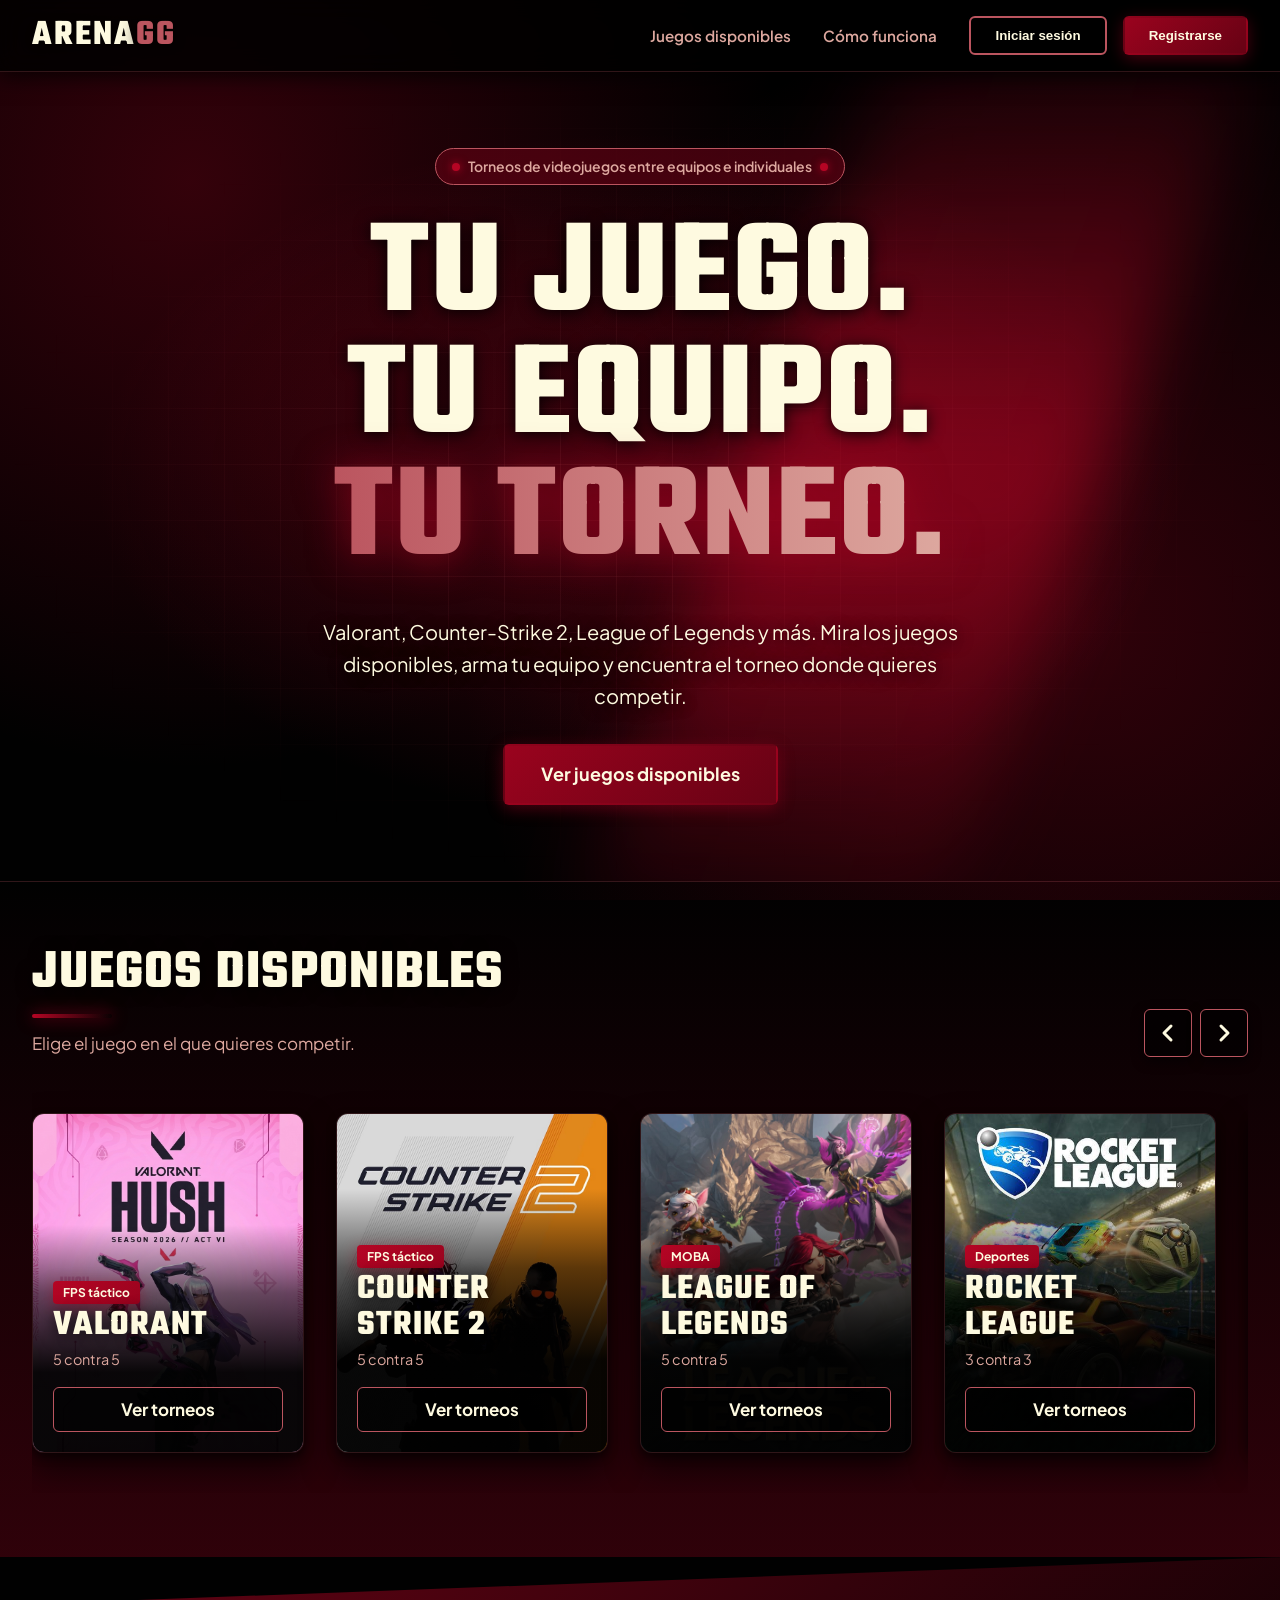
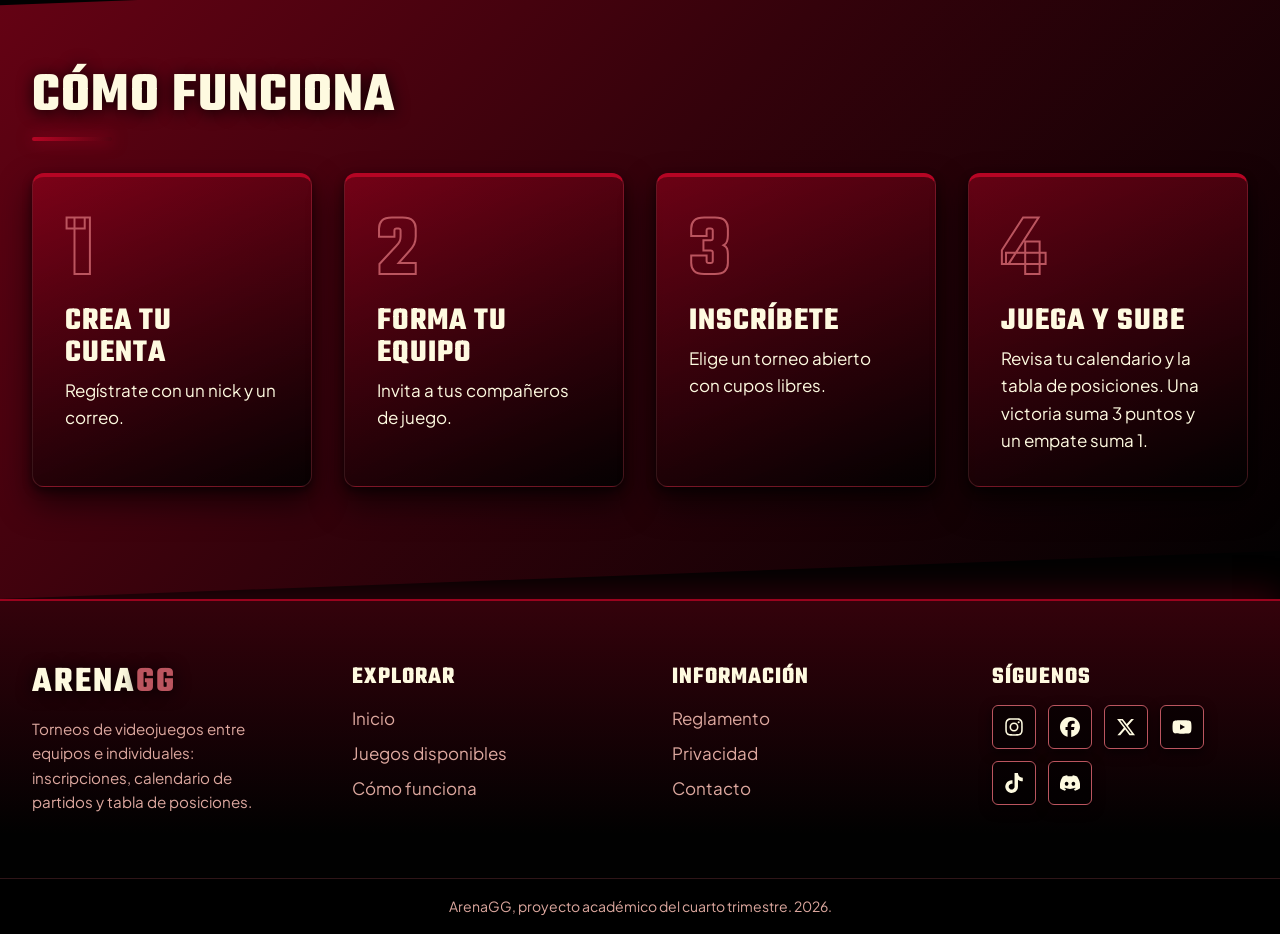
<file: index.html>
<!DOCTYPE html>
<html lang="es">
<head>
  <meta charset="UTF-8">
  <meta name="viewport" content="width=device-width, initial-scale=1.0">
  <meta name="description" content="ArenaGG es la plataforma para inscribir equipos en torneos de videojuegos, ver el calendario de partidos y seguir la tabla de posiciones.">
  <title>ArenaGG | Torneos de videojuegos</title>
  <link rel="icon" type="image/png" href="frontend/img/logo-favicon.png">
  <link rel="preconnect" href="https://fonts.googleapis.com">
  <link rel="preconnect" href="https://fonts.gstatic.com" crossorigin>
  <link rel="stylesheet" href="https://fonts.googleapis.com/css2?family=Teko:wght@500;700&family=Plus+Jakarta+Sans:wght@400;600;700;800&display=swap">
  <link rel="stylesheet" href="frontend/css/styles.css">
</head>
<body>
  <header class="encabezado-sitio">
    <div class="contenedor encabezado-contenido">
      <a class="logo" href="index.html">Arena<span class="logo-destacado">GG</span></a>
      <nav class="navegacion-principal" aria-label="Principal">
        <ul class="lista-enlaces">
          <li><a class="enlace-navegacion" href="#juegos">Juegos disponibles</a></li>
          <li><a class="enlace-navegacion" href="#como-funciona">Cómo funciona</a></li>
        </ul>
        <div class="grupo-botones">
          <button class="boton boton-secundario" type="button" data-modal-open="modal-login">
            Iniciar sesión
          </button>
          <button class="boton boton-principal" type="button" data-modal-open="modal-registro">
            Registrarse
          </button>
        </div>
      </nav>
    </div>
  </header>
    <!-- Modal de inicio de sesión -->
  <section class="modal" id="modal-login" aria-hidden="true">
    <div class="modal-contenido" role="dialog" aria-modal="true" aria-labelledby="titulo-login">
      <button class="modal-cerrar" type="button" data-modal-close aria-label="Cerrar">&times;</button>

      <h2 class="modal-titulo" id="titulo-login">Iniciar sesión</h2>
      <p class="modal-descripcion">Ingresa a tu cuenta de ArenaGG.</p>

      <form class="formulario-modal">
        <label for="login-correo">Correo electrónico</label>
        <input id="login-correo" name="correo" type="email" placeholder="ejemplo@correo.com" required>

        <label for="login-contrasena">Contraseña</label>
        <input id="login-contrasena" name="contrasena" type="password" placeholder="Ingresa tu contraseña" required>

        <button class="boton boton-principal modal-enviar" type="submit">Iniciar sesión</button>
      </form>

      <p class="modal-alternativa">
        ¿No tienes cuenta?
        <button type="button" class="modal-cambiar" data-modal-switch="modal-registro">Regístrate</button>
      </p>
    </div>
  </section>

  <!-- Modal de registro -->
  <section class="modal" id="modal-registro" aria-hidden="true">
    <div class="modal-contenido" role="dialog" aria-modal="true" aria-labelledby="titulo-registro">
      <button class="modal-cerrar" type="button" data-modal-close aria-label="Cerrar">&times;</button>

      <h2 class="modal-titulo" id="titulo-registro">Crear cuenta</h2>
      <p class="modal-descripcion">Únete a la comunidad de ArenaGG.</p>

      <form class="formulario-modal">
        <label for="registro-nick">Nombre de usuario</label>
        <input id="registro-nick" name="nick" type="text" placeholder="Tu nombre de jugador" required>

        <label for="registro-correo">Correo electrónico</label>
        <input id="registro-correo" name="correo" type="email" placeholder="ejemplo@correo.com" required>

        <label for="registro-contrasena">Contraseña</label>
        <input id="registro-contrasena" name="contrasena" type="password" placeholder="Crea una contraseña" required>

        <label for="registro-confirmar">Confirmar contraseña</label>
        <input id="registro-confirmar" name="confirmar" type="password" placeholder="Repite tu contraseña" required>

        <button class="boton boton-principal modal-enviar" type="submit">Registrarme</button>
      </form>

      <p class="modal-alternativa">
        ¿Ya tienes cuenta?
        <button type="button" class="modal-cambiar" data-modal-switch="modal-login">Inicia sesión</button>
      </p>
    </div>
  </section>

  <main>
    <section class="portada">
      <div class="contenedor portada-contenido">
        <p class="portada-etiqueta"><span class="punto-activo" aria-hidden="true"></span>Torneos de videojuegos entre equipos e individuales<span class="punto-activo" aria-hidden="true"></span></p>
        <h1 class="portada-titulo">
          <span class="portada-palabra">Tu juego.</span>
          <span class="portada-palabra">Tu equipo.</span>
          <span class="portada-palabra portada-palabra-degradada">Tu torneo.</span>
        </h1>
        <p class="portada-texto">Valorant, Counter-Strike 2, League of Legends y más. Mira los juegos disponibles, arma tu equipo y encuentra el torneo donde quieres competir.</p>
        <a class="boton boton-principal boton-grande" href="#juegos">Ver juegos disponibles</a>
      </div>
    </section>

    <section class="seccion seccion-juegos" id="juegos">
      <div class="contenedor">
        <div class="seccion-encabezado">
          <div class="seccion-textos">
            <h2 class="seccion-titulo">Juegos disponibles</h2>
            <p class="seccion-subtitulo">Elige el juego en el que quieres competir.</p>
          </div>
          <div class="riel-controles">
            <button class="boton-riel" type="button" data-riel-direccion="-1" aria-label="Ver juegos anteriores">
              <svg class="icono-riel" viewBox="0 0 24 24" aria-hidden="true" focusable="false"><path d="M15 5l-7 7 7 7" fill="none" stroke="currentColor" stroke-width="3" stroke-linecap="round" stroke-linejoin="round"/></svg>
            </button>
            <button class="boton-riel" type="button" data-riel-direccion="1" aria-label="Ver juegos siguientes">
              <svg class="icono-riel" viewBox="0 0 24 24" aria-hidden="true" focusable="false"><path d="M9 5l7 7-7 7" fill="none" stroke="currentColor" stroke-width="3" stroke-linecap="round" stroke-linejoin="round"/></svg>
            </button>
          </div>
        </div>

        <!--
          Para agregar un juego: copia un <li class="riel-elemento"> completo,
          pega la imagen en frontend/img/ y cambia la ruta, el nombre y los datos.
          Para quitar un juego: borra su <li> completo.
        -->
        <ul class="riel-juegos" aria-label="Juegos disponibles">
          <li class="riel-elemento">
            <article class="juego-tarjeta">
              <img class="juego-imagen" src="frontend/img/valorant.jpg" alt="Portada de Valorant" width="800" height="1000" loading="lazy">
              <div class="juego-informacion">
                <p class="juego-genero">FPS táctico</p>
                <h3 class="juego-nombre">Valorant</h3>
                <p class="juego-detalle">5 contra 5</p>
                <a class="juego-enlace" href="frontend/pages/torneos.html">Ver torneos</a>
              </div>
            </article>
          </li>
          <li class="riel-elemento">
            <article class="juego-tarjeta">
              <img class="juego-imagen" src="frontend/img/cs.jpg" alt="Portada de Counter-Strike 2" width="800" height="1000" loading="lazy">
              <div class="juego-informacion">
                <p class="juego-genero">FPS táctico</p>
                <h3 class="juego-nombre">Counter Strike 2</h3>
                <p class="juego-detalle">5 contra 5</p>
                <a class="juego-enlace" href="frontend/pages/torneos.html">Ver torneos</a>
              </div>
            </article>
          </li>
          <li class="riel-elemento">
            <article class="juego-tarjeta">
              <img class="juego-imagen" src="frontend/img/lol.jpg" alt="Portada de League of Legends" width="800" height="1000" loading="lazy">
              <div class="juego-informacion">
                <p class="juego-genero">MOBA</p>
                <h3 class="juego-nombre">League of Legends</h3>
                <p class="juego-detalle">5 contra 5</p>
                <a class="juego-enlace" href="frontend/pages/torneos.html">Ver torneos</a>
              </div>
            </article>
          </li>
          <li class="riel-elemento">
            <article class="juego-tarjeta">
              <img class="juego-imagen" src="frontend/img/rl.jpg" alt="Portada de Rocket League" width="800" height="1000" loading="lazy">
              <div class="juego-informacion">
                <p class="juego-genero">Deportes</p>
                <h3 class="juego-nombre">Rocket League</h3>
                <p class="juego-detalle">3 contra 3</p>
                <a class="juego-enlace" href="frontend/pages/torneos.html">Ver torneos</a>
              </div>
            </article>
          </li>
          <li class="riel-elemento">
            <article class="juego-tarjeta">
              <img class="juego-imagen" src="frontend/img/cr1.jpg" alt="Portada de clash royale" width="800" height="1000" loading="lazy">
              <div class="juego-informacion">
                <p class="juego-genero">Estrategia</p>
                <h3 class="juego-nombre">Clash Royale</h3>
                <p class="juego-detalle">1 contra 1</p>
                <a class="juego-enlace" href="frontend/pages/torneos.html">Ver torneos</a>
              </div>
            </article>
          </li>
          <li class="riel-elemento">
            <article class="juego-tarjeta">
              <img class="juego-imagen" src="frontend/img/fornite.jpg" alt="Portada de Fortnite" width="800" height="1000" loading="lazy">
              <div class="juego-informacion">
                <p class="juego-genero">Battle royale</p>
                <h3 class="juego-nombre">Fortnite</h3>
                <p class="juego-detalle">Escuadras de 4</p>
                <a class="juego-enlace" href="frontend/pages/torneos.html">Ver torneos</a>
              </div>
            </article>
          </li>
          <li class="riel-elemento">
            <article class="juego-tarjeta">
              <img class="juego-imagen" src="frontend/img/brawlhalla.jpg" alt="Portada de Brawlhalla" width="800" height="1000" loading="lazy">
              <div class="juego-informacion">
                <p class="juego-genero">Lucha</p>
                <h3 class="juego-nombre">Brawlhalla</h3>
                <p class="juego-detalle">1 contra 1</p>
                <a class="juego-enlace" href="frontend/pages/torneos.html">Ver torneos</a>
              </div>
            </article>
          </li>
        </ul>
      </div>
    </section>

    <section class="seccion seccion-oscura" id="como-funciona">
      <div class="contenedor">
        <div class="seccion-encabezado">
          <div class="seccion-textos">
            <h2 class="seccion-titulo">Cómo funciona</h2>
          </div>
        </div>
        <ol class="lista-pasos">
          <li class="paso">
            <h3 class="paso-titulo">Crea tu cuenta</h3>
            <p class="paso-texto">Regístrate con un nick y un correo.</p>
          </li>
          <li class="paso">
            <h3 class="paso-titulo">Forma tu equipo</h3>
            <p class="paso-texto">Invita a tus compañeros de juego.</p>
          </li>
          <li class="paso">
            <h3 class="paso-titulo">Inscríbete</h3>
            <p class="paso-texto">Elige un torneo abierto con cupos libres.</p>
          </li>
          <li class="paso">
            <h3 class="paso-titulo">Juega y sube</h3>
            <p class="paso-texto">Revisa tu calendario y la tabla de posiciones. Una victoria suma 3 puntos y un empate suma 1.</p>
          </li>
        </ol>
      </div>
    </section>
  </main>

  <footer class="pie-sitio">
    <div class="contenedor pie-contenido">
      <div class="pie-marca">
        <a class="logo" href="index.html">Arena<span class="logo-destacado">GG</span></a>
        <p class="pie-descripcion">Torneos de videojuegos entre equipos e individuales: inscripciones, calendario de partidos y tabla de posiciones.</p>
      </div>
      <nav class="pie-navegacion" aria-label="Explorar">
        <h2 class="pie-titulo">Explorar</h2>
        <ul class="pie-lista">
          <li><a class="pie-enlace" href="index.html">Inicio</a></li>
          <li><a class="pie-enlace" href="#juegos">Juegos disponibles</a></li>
          <li><a class="pie-enlace" href="#como-funciona">Cómo funciona</a></li>
        </ul>
      </nav>
      <nav class="pie-navegacion" aria-label="Información">
        <h2 class="pie-titulo">Información</h2>
        <ul class="pie-lista">
          <li><a class="pie-enlace" href="#">Reglamento</a></li>
          <li><a class="pie-enlace" href="#">Privacidad</a></li>
          <li><a class="pie-enlace" href="#">Contacto</a></li>
        </ul>
      </nav>
      <div class="pie-redes">
        <h2 class="pie-titulo">Síguenos</h2>
        <!-- Íconos de redes: Font Awesome Free (licencia CC BY 4.0). Cambia cada href por el perfil real de ArenaGG. -->
        <ul class="lista-redes">
            <li>
              <a class="boton-red" href="https://www.instagram.com/" target="_blank" rel="noopener noreferrer" aria-label="ArenaGG en Instagram">
                <svg class="icono-red" viewBox="0 0 448 512" aria-hidden="true" focusable="false"><path d="M224.3 141a115 115 0 1 0 -.6 230 115 115 0 1 0 .6-230zm-.6 40.4a74.6 74.6 0 1 1 .6 149.2 74.6 74.6 0 1 1 -.6-149.2zm93.4-45.1a26.8 26.8 0 1 1 53.6 0 26.8 26.8 0 1 1 -53.6 0zm129.7 27.2c-1.7-35.9-9.9-67.7-36.2-93.9-26.2-26.2-58-34.4-93.9-36.2-37-2.1-147.9-2.1-184.9 0-35.8 1.7-67.6 9.9-93.9 36.1s-34.4 58-36.2 93.9c-2.1 37-2.1 147.9 0 184.9 1.7 35.9 9.9 67.7 36.2 93.9s58 34.4 93.9 36.2c37 2.1 147.9 2.1 184.9 0 35.9-1.7 67.7-9.9 93.9-36.2 26.2-26.2 34.4-58 36.2-93.9 2.1-37 2.1-147.8 0-184.8zM399 388c-7.8 19.6-22.9 34.7-42.6 42.6-29.5 11.7-99.5 9-132.1 9s-102.7 2.6-132.1-9c-19.6-7.8-34.7-22.9-42.6-42.6-11.7-29.5-9-99.5-9-132.1s-2.6-102.7 9-132.1c7.8-19.6 22.9-34.7 42.6-42.6 29.5-11.7 99.5-9 132.1-9s102.7-2.6 132.1 9c19.6 7.8 34.7 22.9 42.6 42.6 11.7 29.5 9 99.5 9 132.1s2.7 102.7-9 132.1z"/></svg>
              </a>
            </li>
            <li>
              <a class="boton-red" href="https://www.facebook.com/" target="_blank" rel="noopener noreferrer" aria-label="ArenaGG en Facebook">
                <svg class="icono-red" viewBox="0 0 512 512" aria-hidden="true" focusable="false"><path d="M512 256C512 114.6 397.4 0 256 0S0 114.6 0 256C0 376 82.7 476.8 194.2 504.5l0-170.3-52.8 0 0-78.2 52.8 0 0-33.7c0-87.1 39.4-127.5 125-127.5 16.2 0 44.2 3.2 55.7 6.4l0 70.8c-6-.6-16.5-1-29.6-1-42 0-58.2 15.9-58.2 57.2l0 27.8 83.6 0-14.4 78.2-69.3 0 0 175.9C413.8 494.8 512 386.9 512 256z"/></svg>
              </a>
            </li>
            <li>
              <a class="boton-red" href="https://x.com/" target="_blank" rel="noopener noreferrer" aria-label="ArenaGG en X">
                <svg class="icono-red" viewBox="0 0 448 512" aria-hidden="true" focusable="false"><path d="M357.2 48L427.8 48 273.6 224.2 455 464 313 464 201.7 318.6 74.5 464 3.8 464 168.7 275.5-5.2 48 140.4 48 240.9 180.9 357.2 48zM332.4 421.8l39.1 0-252.4-333.8-42 0 255.3 333.8z"/></svg>
              </a>
            </li>
            <li>
              <a class="boton-red" href="https://www.youtube.com/" target="_blank" rel="noopener noreferrer" aria-label="ArenaGG en YouTube">
                <svg class="icono-red" viewBox="0 0 576 512" aria-hidden="true" focusable="false"><path d="M549.7 124.1C543.5 100.4 524.9 81.8 501.4 75.5 458.9 64 288.1 64 288.1 64S117.3 64 74.7 75.5C51.2 81.8 32.7 100.4 26.4 124.1 15 167 15 256.4 15 256.4s0 89.4 11.4 132.3c6.3 23.6 24.8 41.5 48.3 47.8 42.6 11.5 213.4 11.5 213.4 11.5s170.8 0 213.4-11.5c23.5-6.3 42-24.2 48.3-47.8 11.4-42.9 11.4-132.3 11.4-132.3s0-89.4-11.4-132.3zM232.2 337.6l0-162.4 142.7 81.2-142.7 81.2z"/></svg>
              </a>
            </li>
            <li>
              <a class="boton-red" href="https://www.tiktok.com/" target="_blank" rel="noopener noreferrer" aria-label="ArenaGG en TikTok">
                <svg class="icono-red" viewBox="0 0 448 512" aria-hidden="true" focusable="false"><path d="M448.5 209.9c-44 .1-87-13.6-122.8-39.2l0 178.7c0 33.1-10.1 65.4-29 92.6s-45.6 48-76.6 59.6-64.8 13.5-96.9 5.3-60.9-25.9-82.7-50.8-35.3-56-39-88.9 2.9-66.1 18.6-95.2 40-52.7 69.6-67.7 62.9-20.5 95.7-16l0 89.9c-15-4.7-31.1-4.6-46 .4s-27.9 14.6-37 27.3-14 28.1-13.9 43.9 5.2 31 14.5 43.7 22.4 22.1 37.4 26.9 31.1 4.8 46-.1 28-14.4 37.2-27.1 14.2-28.1 14.2-43.8l0-349.4 88 0c-.1 7.4 .6 14.9 1.9 22.2 3.1 16.3 9.4 31.9 18.7 45.7s21.3 25.6 35.2 34.6c19.9 13.1 43.2 20.1 67 20.1l0 87.4z"/></svg>
              </a>
            </li>
            <li>
              <a class="boton-red" href="https://discord.com/" target="_blank" rel="noopener noreferrer" aria-label="ArenaGG en Discord">
                <svg class="icono-red" viewBox="0 0 576 512" aria-hidden="true" focusable="false"><path d="M492.5 69.8c-.2-.3-.4-.6-.8-.7-38.1-17.5-78.4-30-119.7-37.1-.4-.1-.8 0-1.1 .1s-.6 .4-.8 .8c-5.5 9.9-10.5 20.2-14.9 30.6-44.6-6.8-89.9-6.8-134.4 0-4.5-10.5-9.5-20.7-15.1-30.6-.2-.3-.5-.6-.8-.8s-.7-.2-1.1-.2c-41.3 7.1-81.6 19.6-119.7 37.1-.3 .1-.6 .4-.8 .7-76.2 113.8-97.1 224.9-86.9 334.5 0 .3 .1 .5 .2 .8s.3 .4 .5 .6c44.4 32.9 94 58 146.8 74.2 .4 .1 .8 .1 1.1 0s.7-.4 .9-.7c11.3-15.4 21.4-31.8 30-48.8 .1-.2 .2-.5 .2-.8s0-.5-.1-.8-.2-.5-.4-.6-.4-.3-.7-.4c-15.8-6.1-31.2-13.4-45.9-21.9-.3-.2-.5-.4-.7-.6s-.3-.6-.3-.9 0-.6 .2-.9 .3-.5 .6-.7c3.1-2.3 6.2-4.7 9.1-7.1 .3-.2 .6-.4 .9-.4s.7 0 1 .1c96.2 43.9 200.4 43.9 295.5 0 .3-.1 .7-.2 1-.2s.7 .2 .9 .4c2.9 2.4 6 4.9 9.1 7.2 .2 .2 .4 .4 .6 .7s.2 .6 .2 .9-.1 .6-.3 .9-.4 .5-.6 .6c-14.7 8.6-30 15.9-45.9 21.8-.2 .1-.5 .2-.7 .4s-.3 .4-.4 .7-.1 .5-.1 .8 .1 .5 .2 .8c8.8 17 18.8 33.3 30 48.8 .2 .3 .6 .6 .9 .7s.8 .1 1.1 0c52.9-16.2 102.6-41.3 147.1-74.2 .2-.2 .4-.4 .5-.6s.2-.5 .2-.8c12.3-126.8-20.5-236.9-86.9-334.5zm-302 267.7c-29 0-52.8-26.6-52.8-59.2s23.4-59.2 52.8-59.2c29.7 0 53.3 26.8 52.8 59.2 0 32.7-23.4 59.2-52.8 59.2zm195.4 0c-29 0-52.8-26.6-52.8-59.2s23.4-59.2 52.8-59.2c29.7 0 53.3 26.8 52.8 59.2 0 32.7-23.2 59.2-52.8 59.2z"/></svg>
              </a>
            </li>
        </ul>
      </div>
    </div>
    <div class="pie-inferior">
      <div class="contenedor">
        <p class="pie-texto">ArenaGG, proyecto académico del cuarto trimestre. 2026.</p>
      </div>
    </div>
  </footer>

  <script src="frontend/js/index.js" defer></script>
</body>
</html>
</file>
<file: frontend/css/styles.css>
/* ==========================================================
   ArenaGG - style.css
   Orden de propiedades: posicionamiento, dimensiones,
   espaciado, tipografía y apariencia.
   ========================================================== */

/* ---------- Variables (paleta, medidas y sombras) ---------- */
:root {
  /* Paleta */
  --color-negro: #010101;
  --color-vino-oscuro: #34020B;
  --color-vino: #670214;
  --color-rojo: #9A031E;
  --color-rojo-claro: #B50524;
  --color-rosa-oscuro: #BB555F;
  --color-rosa: #DDA89F;
  --color-crema: #FEFAE0;
  --color-borde: rgba(187, 85, 95, 0.25);

  /* Tipografías */
  --fuente-titulos: "Teko", "Arial Narrow", sans-serif;
  --fuente-texto: "Plus Jakarta Sans", "Segoe UI", sans-serif;

  /* Medidas */
  --ancho-contenedor: 80rem;
  --espacio-s: 0.5rem;
  --espacio-m: 1rem;
  --espacio-l: 2rem;
  --espacio-xl: 4rem;
  --radio-borde: 0.375rem;
  --radio-tarjeta: 0.75rem;

  /* Degradados */
  --degradado-rojo: linear-gradient(135deg, var(--color-rojo), var(--color-vino));
  --degradado-rojo-brillante: linear-gradient(135deg, var(--color-rojo-claro), var(--color-rojo));

  /* Sombras */
  --sombra-tarjeta: 0 0.25rem 0.5rem rgba(0, 0, 0, 0.5), 0 1rem 2rem rgba(0, 0, 0, 0.6);
  --sombra-boton: 0 0.25rem 0.75rem rgba(0, 0, 0, 0.6);
  --sombra-brillo-rojo: 0 0.25rem 1rem rgba(154, 3, 30, 0.45);
  --sombra-brillo-rojo-fuerte: 0 0.375rem 1.5rem rgba(154, 3, 30, 0.7);
  --sombra-encabezado: 0 0.25rem 1.25rem rgba(0, 0, 0, 0.8);
  --sombra-texto: 0 0.125rem 1rem rgba(0, 0, 0, 0.9);
}

/* ---------- Base ---------- */
* {
  box-sizing: border-box;
}

html {
  scroll-behavior: smooth;
  scroll-padding-top: 5rem;
}

body {
  margin: 0;
  font-family: var(--fuente-texto);
  font-size: 1.0625rem;
  line-height: 1.6;
  color: var(--color-crema);
  background-color: var(--color-negro);
  background-image:
    radial-gradient(circle at 15% 20%, rgba(103, 2, 20, 0.5) 0%, transparent 45%),
    radial-gradient(circle at 85% 70%, rgba(154, 3, 30, 0.3) 0%, transparent 50%);
  background-attachment: fixed;
  overflow-x: hidden;
}

h1,
h2,
h3 {
  margin: 0;
  font-family: var(--fuente-titulos);
  font-weight: 700;
  line-height: 1;
  letter-spacing: 0.0625rem;
  text-transform: uppercase;
}

p {
  margin: 0;
}

a:focus-visible,
button:focus-visible {
  outline: 3px solid var(--color-crema);
  outline-offset: 3px;
}

/* ---------- Contenedor ---------- */
.contenedor {
  width: 100%;
  max-width: var(--ancho-contenedor);
  margin-inline: auto;
  padding-inline: var(--espacio-l);
}

/* ---------- Botones ---------- */
.grupo-botones {
  display: flex;
  flex-wrap: wrap;
  align-items: center;
  gap: var(--espacio-m);
}

.boton {
  display: inline-block;
  padding: 0.625rem 1.5rem;
  font-weight: 700;
  text-align: center;
  text-decoration: none;
  color: var(--color-crema);
  background-color: transparent;
  border: 2px solid transparent;
  border-radius: var(--radio-borde);
  transition: background 0.3s, border-color 0.3s, box-shadow 0.3s, transform 0.3s;
}

.boton:hover {
  transform: translateY(-0.125rem);
}

.boton-grande {
  padding: 0.875rem 2.25rem;
  font-size: 1.125rem;
}

.boton-principal {
  background-image: var(--degradado-rojo);
  box-shadow: var(--sombra-brillo-rojo);
}

.boton-principal:hover {
  background-image: var(--degradado-rojo-brillante);
  box-shadow: var(--sombra-brillo-rojo-fuerte);
}

.boton-secundario {
  background-color: rgba(1, 1, 1, 0.55);
  border-color: var(--color-rosa-oscuro);
  box-shadow: var(--sombra-boton);
}

.boton-secundario:hover {
  background-color: rgba(187, 85, 95, 0.2);
  border-color: var(--color-rojo-claro);
}

/* ---------- Encabezado ---------- */
.encabezado-sitio {
  position: sticky;
  top: 0;
  z-index: 10;
  padding-block: var(--espacio-m);
  background-color: rgba(1, 1, 1, 0.85);
  border-bottom: 1px solid var(--color-borde);
  box-shadow: var(--sombra-encabezado);
  backdrop-filter: blur(12px);
}

.encabezado-contenido {
  display: flex;
  flex-wrap: wrap;
  align-items: center;
  justify-content: space-between;
  gap: var(--espacio-m);
}

.logo {
  font-family: var(--fuente-titulos);
  font-size: 2.25rem;
  font-weight: 700;
  line-height: 1;
  letter-spacing: 0.125rem;
  text-decoration: none;
  text-transform: uppercase;
  color: var(--color-crema);
  text-shadow: var(--sombra-texto);
}

.logo-destacado {
  color: var(--color-rosa-oscuro);
}

.navegacion-principal {
  display: flex;
  flex-wrap: wrap;
  align-items: center;
  gap: var(--espacio-m) var(--espacio-l);
}

.lista-enlaces {
  display: flex;
  flex-wrap: wrap;
  gap: var(--espacio-m) var(--espacio-l);
  margin: 0;
  padding: 0;
  list-style: none;
}

.enlace-navegacion {
  font-size: 0.95rem;
  font-weight: 600;
  text-decoration: none;
  color: var(--color-rosa);
  transition: color 0.3s;
}

.enlace-navegacion:hover {
  color: var(--color-crema);
}

/* ---------- Portada (bienvenida centrada) ---------- */
.portada {
  position: relative;
  isolation: isolate;
  display: flex;
  align-items: center;
  min-height: 90vh;
  padding-block: var(--espacio-xl);
  overflow: hidden;
  background-image: radial-gradient(ellipse at center, rgba(154, 3, 30, 0.4) 0%, transparent 60%);
  border-bottom: 1px solid var(--color-borde);
}

/* Cuadrícula de fondo que se desvanece hacia los bordes */
.portada::before {
  content: "";
  position: absolute;
  inset: 0;
  z-index: -1;
  background-image:
    linear-gradient(rgba(187, 85, 95, 0.14) 1px, transparent 1px),
    linear-gradient(90deg, rgba(187, 85, 95, 0.14) 1px, transparent 1px);
  background-size: 3.5rem 3.5rem;
  -webkit-mask-image: radial-gradient(ellipse at center, #000 0%, transparent 70%);
  mask-image: radial-gradient(ellipse at center, #000 0%, transparent 70%);
}

/* Haz de luz roja en diagonal */
.portada::after {
  content: "";
  position: absolute;
  top: -10%;
  left: 58%;
  z-index: -1;
  width: 28%;
  height: 120%;
  background-image: linear-gradient(180deg, transparent, rgba(181, 5, 36, 0.6), transparent);
  filter: blur(2.5rem);
  transform: skewX(-20deg);
}

.portada-contenido {
  display: flex;
  flex-direction: column;
  align-items: center;
  gap: var(--espacio-l);
  max-width: 60rem;
  text-align: center;
}

.portada-etiqueta {
  display: inline-flex;
  align-items: center;
  gap: 0.5rem;
  padding: 0.375rem 1rem;
  font-size: 0.875rem;
  font-weight: 600;
  color: var(--color-rosa);
  background-color: rgba(103, 2, 20, 0.6);
  border: 1px solid var(--color-rosa-oscuro);
  border-radius: 1.25rem;
}

.punto-activo {
  width: 0.5rem;
  height: 0.5rem;
  background-color: var(--color-rojo-claro);
  border-radius: 50%;
  box-shadow: 0 0 0.5rem var(--color-rojo-claro);
}

.portada-titulo {
  font-size: clamp(3.75rem, 14vw, 8.5rem);
  line-height: 0.9;
  letter-spacing: 0.125rem;
  text-shadow: var(--sombra-texto);
}

.portada-palabra {
  display: block;
}

.portada-palabra-degradada {
  color: transparent;
  text-shadow: none;
  background-image: linear-gradient(90deg, var(--color-rosa-oscuro), var(--color-rosa));
  background-clip: text;
  -webkit-background-clip: text;
  -webkit-text-fill-color: transparent;
  filter: drop-shadow(0 0.25rem 1.25rem rgba(154, 3, 30, 0.8));
}

.portada-texto {
  max-width: 40rem;
  font-size: 1.25rem;
  color: var(--color-crema);
  text-shadow: var(--sombra-texto);
}

/* ---------- Secciones ---------- */
.seccion {
  padding-block: var(--espacio-xl);
}

.seccion-encabezado {
  display: flex;
  flex-wrap: wrap;
  align-items: flex-end;
  justify-content: space-between;
  gap: var(--espacio-m);
  margin-bottom: var(--espacio-l);
}

.seccion-titulo {
  font-size: clamp(2.5rem, 6vw, 3.5rem);
  text-shadow: var(--sombra-texto);
}

/* Barra roja bajo cada título de sección */
.seccion-titulo::after {
  content: "";
  display: block;
  width: 5rem;
  height: 0.25rem;
  margin-top: 0.75rem;
  background-image: linear-gradient(90deg, var(--color-rojo-claro), transparent);
  border-radius: 0.25rem;
  box-shadow: 0 0 1rem rgba(181, 5, 36, 0.8);
}

.seccion-subtitulo {
  margin-top: 0.75rem;
  color: var(--color-rosa);
}

/* ---------- Juegos disponibles (riel) ---------- */
.seccion-juegos {
  background-image: linear-gradient(180deg, transparent 0%, rgba(103, 2, 20, 0.45) 100%);
}

.riel-controles {
  display: flex;
  gap: var(--espacio-s);
}

.boton-riel {
  display: flex;
  align-items: center;
  justify-content: center;
  width: 3rem;
  height: 3rem;
  padding: 0;
  cursor: pointer;
  color: var(--color-crema);
  background-color: rgba(1, 1, 1, 0.6);
  border: 1px solid var(--color-rosa-oscuro);
  border-radius: var(--radio-borde);
  box-shadow: var(--sombra-boton);
  transition: background 0.3s, border-color 0.3s;
}

.boton-riel:hover {
  background-image: var(--degradado-rojo-brillante);
  border-color: transparent;
}

.icono-riel {
  width: 1.5rem;
  height: 1.5rem;
}

.riel-juegos {
  display: flex;
  gap: var(--espacio-l);
  margin: 0;
  padding: 1.5rem 0.25rem 2.5rem;
  overflow-x: auto;
  list-style: none;
  scroll-snap-type: x mandatory;
  scrollbar-width: thin;
  scrollbar-color: var(--color-rojo) var(--color-vino-oscuro);
}

.riel-elemento {
  flex: 0 0 auto;
  width: min(78vw, 17rem);
  scroll-snap-align: start;
}

.juego-tarjeta {
  position: relative;
  aspect-ratio: 4 / 5;
  overflow: hidden;
  background-color: var(--color-negro);
  border: 1px solid var(--color-borde);
  border-radius: var(--radio-tarjeta);
  box-shadow: var(--sombra-tarjeta);
  transition: transform 0.3s, border-color 0.3s, box-shadow 0.3s;
}

.juego-tarjeta:hover {
  border-color: var(--color-rojo-claro);
  box-shadow: var(--sombra-tarjeta), 0 0 2rem rgba(181, 5, 36, 0.55);
  transform: translateY(-0.5rem);
}

.juego-imagen {
  position: absolute;
  inset: 0;
  width: 100%;
  height: 100%;
  object-fit: cover;
  transition: transform 0.5s;
}

.juego-tarjeta:hover .juego-imagen {
  transform: scale(1.06);
}

.juego-informacion {
  position: absolute;
  inset: auto 0 0 0;
  display: flex;
  flex-direction: column;
  gap: 0.25rem;
  padding: 3.5rem 1.25rem 1.25rem;
  background-image: linear-gradient(0deg, rgba(1, 1, 1, 0.97) 35%, rgba(1, 1, 1, 0.6) 70%, transparent 100%);
}

.juego-genero {
  align-self: flex-start;
  padding: 0.125rem 0.625rem;
  font-size: 0.75rem;
  font-weight: 700;
  background-image: var(--degradado-rojo-brillante);
  border-radius: 0.25rem;
  box-shadow: var(--sombra-brillo-rojo);
}

.juego-nombre {
  font-size: 2.25rem;
  text-shadow: var(--sombra-texto);
}

.juego-detalle {
  font-size: 0.9rem;
  color: var(--color-rosa);
}

.juego-enlace {
  margin-top: 0.75rem;
  padding: 0.5rem;
  font-weight: 700;
  text-align: center;
  text-decoration: none;
  color: var(--color-crema);
  background-color: rgba(1, 1, 1, 0.5);
  border: 1px solid var(--color-rosa-oscuro);
  border-radius: var(--radio-borde);
  transition: background 0.3s, border-color 0.3s;
}

.juego-enlace:hover {
  background-image: var(--degradado-rojo-brillante);
  border-color: transparent;
}

/* ---------- Cómo funciona (franja inclinada) ---------- */
.seccion-oscura {
  padding-block: calc(var(--espacio-xl) + 3rem);
  background-image: linear-gradient(135deg, var(--color-vino) 0%, var(--color-vino-oscuro) 45%, var(--color-negro) 100%);
  clip-path: polygon(0 3rem, 100% 0, 100% calc(100% - 3rem), 0 100%);
}

.lista-pasos {
  display: grid;
  grid-template-columns: repeat(auto-fit, minmax(min(100%, 14rem), 1fr));
  gap: var(--espacio-l);
  margin: 0;
  padding: 0;
  list-style: none;
  counter-reset: paso;
}

.paso {
  padding: var(--espacio-l);
  counter-increment: paso;
  background-image: linear-gradient(160deg, rgba(154, 3, 30, 0.55), rgba(1, 1, 1, 0.88));
  border: 1px solid var(--color-borde);
  border-top: 4px solid var(--color-rojo-claro);
  border-radius: var(--radio-tarjeta);
  box-shadow: var(--sombra-tarjeta);
  transition: transform 0.3s, border-color 0.3s;
}

.paso:hover {
  border-color: var(--color-rojo-claro);
  transform: translateY(-0.25rem);
}

/* Número grande con solo el contorno */
.paso::before {
  display: block;
  margin-bottom: var(--espacio-s);
  font-family: var(--fuente-titulos);
  font-size: 5.5rem;
  font-weight: 700;
  line-height: 1;
  content: counter(paso);
  color: transparent;
  -webkit-text-stroke: 2px var(--color-rosa-oscuro);
}

.paso-titulo {
  margin-bottom: var(--espacio-s);
  font-size: 2rem;
}

.paso-texto {
  color: var(--color-crema);
}

/* ---------- Pie de página ---------- */
.pie-sitio {
  padding-top: var(--espacio-xl);
  color: var(--color-rosa);
  background-image: linear-gradient(180deg, var(--color-vino-oscuro) 0%, var(--color-negro) 70%);
  border-top: 2px solid var(--color-rojo);
  box-shadow: 0 -0.5rem 2rem rgba(154, 3, 30, 0.3);
}

.pie-contenido {
  display: grid;
  grid-template-columns: repeat(auto-fit, minmax(min(100%, 13rem), 1fr));
  gap: var(--espacio-l) var(--espacio-xl);
}

.pie-descripcion {
  max-width: 22rem;
  margin-top: var(--espacio-m);
  font-size: 0.95rem;
}

.pie-titulo {
  margin-bottom: var(--espacio-m);
  font-size: 1.5rem;
  color: var(--color-crema);
}

.pie-lista {
  display: grid;
  gap: var(--espacio-s);
  margin: 0;
  padding: 0;
  list-style: none;
}

.pie-enlace {
  text-decoration: none;
  color: var(--color-rosa);
  transition: color 0.3s;
}

.pie-enlace:hover {
  color: var(--color-crema);
  text-decoration: underline;
}

.lista-redes {
  display: flex;
  flex-wrap: wrap;
  gap: 0.75rem;
  margin: 0;
  padding: 0;
  list-style: none;
}

.boton-red {
  display: flex;
  align-items: center;
  justify-content: center;
  width: 2.75rem;
  height: 2.75rem;
  color: var(--color-crema);
  background-color: rgba(1, 1, 1, 0.6);
  border: 1px solid var(--color-rosa-oscuro);
  border-radius: var(--radio-borde);
  box-shadow: var(--sombra-boton);
  transition: background 0.3s, border-color 0.3s, box-shadow 0.3s, transform 0.3s;
}

.boton-red:hover {
  background-image: var(--degradado-rojo-brillante);
  border-color: transparent;
  box-shadow: var(--sombra-brillo-rojo-fuerte);
  transform: translateY(-0.25rem);
}

.icono-red {
  width: 1.25rem;
  height: 1.25rem;
  fill: currentColor;
}

.pie-inferior {
  margin-top: var(--espacio-xl);
  padding-block: var(--espacio-m);
  font-size: 0.875rem;
  text-align: center;
  background-color: rgba(1, 1, 1, 0.6);
  border-top: 1px solid var(--color-borde);
}

/* ---------- Responsive: tablet y celular ---------- */
@media (max-width: 48rem) {
  body {
    background-attachment: scroll;
  }
 
  .contenedor {
    padding-inline: var(--espacio-m);
  }
 
  .portada::after {
    left: 40%;
    width: 50%;
  }
 
  .portada-texto {
    font-size: 1.125rem;
  }
 
  .seccion {
    padding-block: 3rem;
  }
 
  .seccion-oscura {
    padding-block: 5rem;
    clip-path: polygon(0 2rem, 100% 0, 100% calc(100% - 2rem), 0 100%);
  }
 
  /* El riel llega hasta los bordes de la pantalla */
  .riel-juegos {
    margin-inline: calc(var(--espacio-m) * -1);
    padding-inline: var(--espacio-m);
    scroll-padding-inline: var(--espacio-m);
  }
}
 
@media (max-width: 40rem) {
  .encabezado-sitio {
    padding-block: 0.75rem;
  }
 
  .logo {
    font-size: 1.875rem;
  }
 
  .lista-enlaces {
    display: none;
  }
 
  .boton {
    padding: 0.5rem 1rem;
    font-size: 0.9rem;
  }
 
  .boton-grande {
    padding: 0.75rem 1.75rem;
    font-size: 1.0625rem;
  }
 
  .portada {
    padding-block: 3rem;
  }
 
  .pie-contenido {
    justify-items: center;
    text-align: center;
  }
 
  .lista-redes {
    justify-content: center;
  }
}

/* ---------- Accesibilidad: sin animaciones si el usuario lo pide ---------- */
@media (prefers-reduced-motion: reduce) {
  html {
    scroll-behavior: auto;
  }

  .boton,
  .boton-riel,
  .boton-red,
  .juego-tarjeta,
  .juego-imagen,
  .juego-enlace,
  .paso {
    transition: none;
  }

  .boton:hover,
  .boton-red:hover,
  .juego-tarjeta:hover,
  .juego-tarjeta:hover .juego-imagen,
  .paso:hover {
    transform: none;
  }
}

/* ===== Modales de inicio de sesión y registro ===== */

.modal {
  position: fixed;
  inset: 0;
  z-index: 1000;
  display: none;
  align-items: center;
  justify-content: center;
  padding: 20px;
  background: rgba(1, 1, 1, 0.85);
  backdrop-filter: blur(5px);
}

.modal.is-visible {
  display: flex;
}

.modal-contenido {
  position: relative;
  width: 100%;
  max-width: 430px;
  max-height: 90vh;
  overflow-y: auto;
  padding: 35px;
  border: 1px solid var(--color-borde);
  border-radius: 16px;
  background: var(--color-vino-oscuro);
  box-shadow: 0 15px 50px rgba(0, 0, 0, 0.6);
}

.modal-cerrar {
  position: absolute;
  top: 12px;
  right: 16px;
  border: none;
  background: transparent;
  color: var(--color-crema);
  font-size: 30px;
  cursor: pointer;
}

.modal-titulo {
  margin-bottom: 5px;
  color: var(--color-crema);
  font-family: var(--fuente-titulos);
  font-size: 2.5rem;
  text-align: center;
}

.modal-descripcion {
  margin-bottom: 25px;
  color: var(--color-rosa);
  text-align: center;
}

.formulario-modal {
  display: flex;
  flex-direction: column;
  gap: 10px;
}

.formulario-modal label {
  color: var(--color-crema);
  font-size: 0.9rem;
  font-weight: 600;
}

.formulario-modal input {
  width: 100%;
  padding: 12px 14px;
  border: 1px solid var(--color-borde);
  border-radius: 8px;
  outline: none;
  background: var(--color-negro);
  color: var(--color-crema);
  font-family: var(--fuente-texto);
}

.formulario-modal input:focus {
  border-color: var(--color-rosa);
  box-shadow: 0 0 0 2px rgba(221, 168, 159, 0.15);
}

.formulario-modal input::placeholder {
  color: #a58d8d;
}

.modal-enviar {
  width: 100%;
  margin-top: 12px;
  cursor: pointer;
}

.modal-alternativa {
  margin-top: 22px;
  color: var(--color-crema);
  text-align: center;
  font-size: 0.9rem;
}

.modal-cambiar {
  border: none;
  background: transparent;
  color: var(--color-rosa);
  font: inherit;
  font-weight: 700;
  cursor: pointer;
}

.modal-cambiar:hover,
.modal-cerrar:hover {
  color: var(--color-rojo-claro);
}

@media (max-width: 480px) {
  .modal-contenido {
    padding: 28px 22px;
  }
}
</file>
